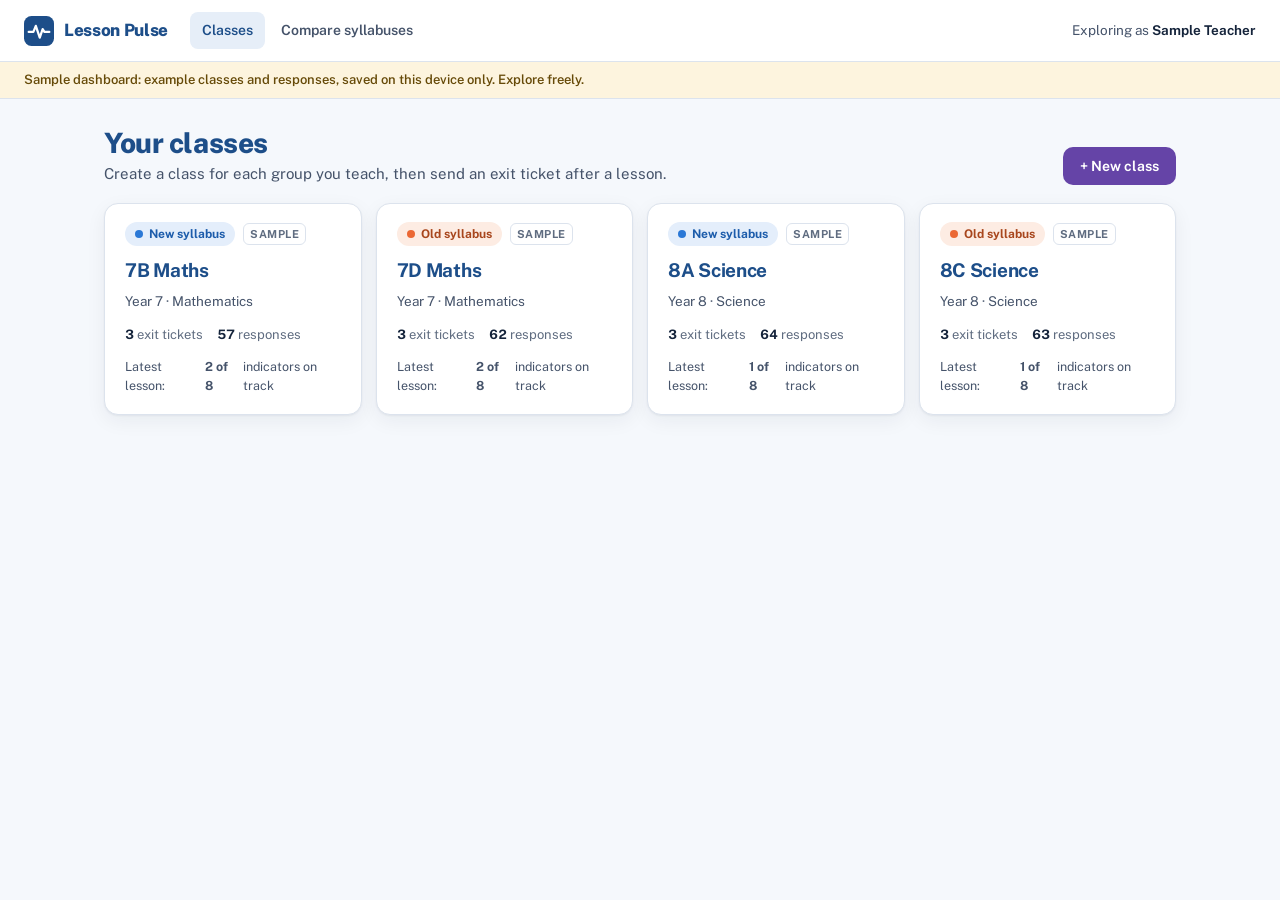
<file: index.html>
<!DOCTYPE html>
<html lang="en-AU">
<head>
<meta charset="UTF-8">
<meta name="viewport" content="width=device-width, initial-scale=1.0">
<title>Lesson Pulse</title>
<meta name="description" content="Evidence-based exit tickets that help teachers evaluate their teaching, lesson by lesson.">
<link rel="preconnect" href="https://fonts.googleapis.com">
<link rel="preconnect" href="https://fonts.gstatic.com" crossorigin>
<link rel="stylesheet" href="https://fonts.googleapis.com/css2?family=Public+Sans:wght@400;500;600;700;800&family=IBM+Plex+Mono:wght@500&display=swap">
<link rel="stylesheet" href="./styles.css">
</head>
<body>
<div id="app"><div class="loading">Loading Lesson Pulse…</div></div>
<div class="toast" id="toast" role="status" aria-live="polite"></div>
<div class="tooltip" id="tooltip"></div>
<script src="./qrcode.js"></script>
<script type="module" src="./app.js"></script>
</body>
</html>
</file>
<file: styles.css>
/* ============================================================
   TOKENS — light is the base; dark redefines tokens only
   ============================================================ */
:root {
  color-scheme: light;
  --bg: #f5f8fc;
  --surface: #ffffff;
  --surface-2: #ebf0f7;
  --ink: #14233a;
  --ink-2: #45536a;
  --ink-3: #5f6c80;
  --line: #dce3ed;
  /* Modern Education palette. Navy is shared branding (logo, headings,
     navigation); teacher screens use purple accents, the student exit
     ticket uses teal (.stu swaps --accent*), gold is for highlights. */
  --brand: #1d4e89;
  --brand-ink: #ffffff;
  --brand-text: #1d4e89;
  --brand-tint: #e6eef8;
  --teacher: #6544a7; --teacher-hover: #553893; --teacher-text: #6544a7; --teacher-tint: #efeaf8;
  --student: #007a78; --student-hover: #006361; --student-text: #006d6b; --student-tint: #e1f2f1;
  --accent: var(--teacher); --accent-hover: var(--teacher-hover); --accent-text: var(--teacher-text); --accent-tint: var(--teacher-tint);
  --accent-ink: #ffffff;
  --gold: #f3c86a; --gold-tint: #fdf4de; --gold-ink: #664a08;
  --focus: var(--accent-text);
  --new: #2a78d6;
  --old: #eb6834;
  --new-tint: #e4eefb;
  --old-tint: #fdece3;
  --new-ink: #1c5cab;
  --old-ink: #a8461d;
  --ord-1: #86b6ef;
  --ord-2: #5598e7;
  --ord-3: #2a78d6;
  --ord-4: #1c5cab;
  --ord-ink-1: #0f1d33;
  --ord-ink-4: #ffffff;
  --div-lo: #2a78d6;
  --div-mid: #cfd5de;
  --div-hi: #e34948;
  --good: #0ca30c;
  --good-ink: #006300;
  --good-bg: #e5f4e5;
  --warn: #fab219;
  --warn-ink: #7a5200;
  --warn-bg: #fff3d1;
  --crit: #d03b3b;
  --crit-ink: #a82424;
  --crit-bg: #fbe5e5;
  --shadow: 0 1px 2px rgba(15,29,51,.05), 0 6px 20px rgba(15,29,51,.06);
  --radius: 14px;
  --font: "Public Sans", system-ui, -apple-system, "Segoe UI", Roboto, sans-serif;
  --mono: "IBM Plex Mono", ui-monospace, "SF Mono", Menlo, Consolas, monospace;
}
@media (prefers-color-scheme: dark) {
  :root:not([data-theme="light"]) {
    color-scheme: dark;
    --bg: #0b1220; --surface: #131c2b; --surface-2: #1b2638;
    --ink: #edf2f8; --ink-2: #b3bfce; --ink-3: #8d99ab; --line: #27344a;
    --brand: #2c64a8; --brand-ink: #ffffff; --brand-text: #a9c7ec; --brand-tint: #172b47;
    --teacher: #7a58c4; --teacher-hover: #6a49b3; --teacher-text: #bca8ee; --teacher-tint: #2e2550;
    --student: #007a78; --student-hover: #006966; --student-text: #4fc3be; --student-tint: #114443;
    --gold-tint: #2a220e; --gold-ink: #f3c86a;
    --new: #3987e5; --old: #d95926; --new-tint: #14263e; --old-tint: #35200f;
    --new-ink: #8dbcf2; --old-ink: #f0a37f;
    --ord-1: #184f95; --ord-2: #256abf; --ord-3: #3987e5; --ord-4: #6da7ec; --ord-ink-1: #ffffff; --ord-ink-4: #0b1119;
    --div-lo: #3987e5; --div-mid: #3a4452; --div-hi: #e66767;
    --good-ink: #5fd35f; --good-bg: #11291a;
    --warn-ink: #fbc54d; --warn-bg: #2e250c;
    --crit-ink: #ff8a8a; --crit-bg: #331617;
    --shadow: none;
  }
}
:root[data-theme="dark"] {
  color-scheme: dark;
  --bg: #0b1220; --surface: #131c2b; --surface-2: #1b2638;
  --ink: #edf2f8; --ink-2: #b3bfce; --ink-3: #8d99ab; --line: #27344a;
  --brand: #2c64a8; --brand-ink: #ffffff; --brand-text: #a9c7ec; --brand-tint: #172b47;
  --teacher: #7a58c4; --teacher-hover: #6a49b3; --teacher-text: #bca8ee; --teacher-tint: #2e2550;
  --student: #007a78; --student-hover: #006966; --student-text: #4fc3be; --student-tint: #114443;
  --gold-tint: #2a220e; --gold-ink: #f3c86a;
  --new: #3987e5; --old: #d95926; --new-tint: #14263e; --old-tint: #35200f;
  --new-ink: #8dbcf2; --old-ink: #f0a37f;
  --ord-1: #184f95; --ord-2: #256abf; --ord-3: #3987e5; --ord-4: #6da7ec; --ord-ink-1: #ffffff; --ord-ink-4: #0b1119;
  --div-lo: #3987e5; --div-mid: #3a4452; --div-hi: #e66767;
  --good-ink: #5fd35f; --good-bg: #11291a;
  --warn-ink: #fbc54d; --warn-bg: #2e250c;
  --crit-ink: #ff8a8a; --crit-bg: #331617;
  --shadow: none;
}

/* ============================================================
   BASE
   ============================================================ */
* { box-sizing: border-box; margin: 0; padding: 0; }
html { -webkit-text-size-adjust: 100%; }
body {
  font-family: var(--font); font-size: 15px; line-height: 1.5;
  background: var(--bg); color: var(--ink);
  min-height: 100vh;
}
h1, h2, h3 { text-wrap: balance; letter-spacing: -0.015em; color: var(--brand-text); }
::selection { background: var(--gold); color: #14233a; }
h1 { font-size: 28px; font-weight: 800; line-height: 1.15; }
h2 { font-size: 17px; font-weight: 700; }
h3 { font-size: 16px; font-weight: 700; }
a { color: inherit; }
button, input, select, textarea { font: inherit; color: inherit; }
:focus-visible { outline: 2.5px solid var(--focus); outline-offset: 2px; border-radius: 6px; }
.hidden { display: none !important; }
.sr { position: absolute; width: 1px; height: 1px; overflow: hidden; clip: rect(0 0 0 0); white-space: nowrap; }
@media (prefers-reduced-motion: reduce) { * { transition: none !important; animation: none !important; } }

/* ---------- buttons ---------- */
.btn {
  display: inline-flex; align-items: center; justify-content: center; gap: 6px;
  font-size: 14px; font-weight: 650; line-height: 1; white-space: nowrap;
  border-radius: 10px; padding: 11px 16px; border: 1.5px solid transparent;
  cursor: pointer; text-decoration: none; transition: background .12s, border-color .12s;
}
.btn.primary { background: var(--accent); color: var(--accent-ink); }
.btn.primary:hover { background: var(--accent-hover); }
.btn.ghost { background: var(--surface); border-color: var(--line); color: var(--ink); }
.btn.ghost:hover { border-color: var(--accent-text); }
.btn.danger-ghost { background: transparent; border-color: var(--line); color: var(--crit-ink); }
.btn.danger-ghost:hover { border-color: var(--crit); }
.btn.sm { font-size: 13px; padding: 8px 12px; }
.btn.wide { width: 100%; }
.btn[disabled] { opacity: .55; cursor: progress; }
.link-btn { background: none; border: 0; color: var(--accent-text); font-weight: 600; font-size: 13.5px; cursor: pointer; padding: 2px 0; text-decoration: underline; text-underline-offset: 3px; }

/* ---------- surfaces ---------- */
.card { background: var(--surface); border: 1px solid var(--line); border-radius: var(--radius); box-shadow: var(--shadow); }
section.card, .form-card { padding: 20px 22px; }
.card-head { display: flex; align-items: baseline; gap: 12px; flex-wrap: wrap; margin-bottom: 4px; }
.card-head .spacer { flex: 1; }
.card-sub { font-size: 13px; color: var(--ink-3); margin-bottom: 12px; max-width: 70ch; }
.scroll-x { overflow-x: auto; }

/* ---------- top bar ---------- */
.topbar {
  display: flex; align-items: center; gap: 22px; flex-wrap: wrap;
  padding: 12px 24px; background: var(--surface); border-bottom: 1px solid var(--line);
  position: sticky; top: 0; z-index: 30;
}
.brand { display: flex; align-items: center; gap: 10px; text-decoration: none; font-weight: 800; font-size: 17px; letter-spacing: -0.02em; color: var(--brand-text); }
.logo { width: 30px; height: 30px; flex: none; }
.nav { display: flex; gap: 4px; }
.nav a { text-decoration: none; font-size: 14px; font-weight: 600; color: var(--ink-2); padding: 8px 12px; border-radius: 8px; }
.nav a:hover { background: var(--surface-2); }
.nav a.on { color: var(--brand-text); background: var(--brand-tint); }
.who { margin-left: auto; display: flex; align-items: center; gap: 12px; font-size: 13.5px; color: var(--ink-2); }
.who b { color: var(--ink); font-weight: 650; }
.demo-bar {
  background: var(--gold-tint); color: var(--gold-ink); font-size: 13px; font-weight: 550;
  padding: 8px 24px; border-bottom: 1px solid var(--line);
}

/* ---------- page ---------- */
.page { max-width: 1120px; margin: 0 auto; padding: 28px 24px 64px; display: flex; flex-direction: column; gap: 18px; }
.page.full { max-width: none; padding-left: 32px; padding-right: 32px; } /* live demo ticket, shown on a projector */
.page.full .chart svg { max-height: 240px; }
.page-head { display: flex; align-items: flex-end; gap: 16px; flex-wrap: wrap; }
.page-head > div:first-child { flex: 1; min-width: 260px; }
.page-head .sub { color: var(--ink-2); margin-top: 4px; display: flex; flex-wrap: wrap; align-items: center; gap: 8px; }
.crumbs { font-size: 13px; color: var(--ink-3); display: flex; gap: 6px; flex-wrap: wrap; }
.crumbs a { color: var(--brand-text); text-decoration: none; font-weight: 600; }
.crumbs a:hover { text-decoration: underline; }
.footer-note { font-size: 12px; color: var(--ink-3); max-width: 80ch; }

/* ---------- pills & chips ---------- */
.syl-pill { display: inline-flex; align-items: center; gap: 6px; font-size: 12px; font-weight: 700; border-radius: 999px; padding: 3px 10px; white-space: nowrap; }
.syl-pill::before { content: ""; width: 8px; height: 8px; border-radius: 50%; }
.syl-pill.new { background: var(--new-tint); color: var(--new-ink); }
.syl-pill.new::before { background: var(--new); }
.syl-pill.old { background: var(--old-tint); color: var(--old-ink); }
.syl-pill.old::before { background: var(--old); }
.tag { font-size: 11px; font-weight: 700; letter-spacing: .05em; text-transform: uppercase; color: var(--ink-3); border: 1px solid var(--line); border-radius: 6px; padding: 2px 6px; }
.tag.gold { color: var(--gold-ink); background: var(--gold-tint); border-color: var(--gold); }
.live-chip { display: inline-flex; align-items: center; gap: 6px; font-size: 12px; font-weight: 700; color: var(--good-ink); background: var(--good-bg); border-radius: 999px; padding: 3px 10px; white-space: nowrap; }
.live-chip::before { content: ""; width: 7px; height: 7px; border-radius: 50%; background: var(--good); animation: pulse 1.6s ease-in-out infinite; }
@keyframes pulse { 50% { opacity: .35; } }
.closed-chip { display: inline-flex; font-size: 12px; font-weight: 700; color: var(--ink-2); background: var(--surface-2); border-radius: 999px; padding: 3px 10px; }
.st-chip { display: inline-flex; align-items: center; gap: 5px; font-size: 11.5px; font-weight: 750; border-radius: 999px; padding: 2px 9px 2px 3px; }
.st-chip i { font-style: normal; width: 16px; height: 16px; border-radius: 50%; display: grid; place-items: center; font-size: 10px; color: #fff; }
.st-on { color: var(--good-ink); background: var(--good-bg); } .st-on i { background: var(--good); }
.st-monitor { color: var(--warn-ink); background: var(--warn-bg); } .st-monitor i { background: var(--warn); color: #3a2a00; }
.st-act { color: var(--crit-ink); background: var(--crit-bg); } .st-act i { background: var(--crit); }
.st-none { color: var(--ink-3); background: var(--surface-2); } .st-none i { background: var(--ink-3); }

/* ---------- forms ---------- */
.form-card h2 { margin-bottom: 14px; }
.fields { display: grid; grid-template-columns: 2fr 1fr 2fr; gap: 14px; }
.fld { display: flex; flex-direction: column; gap: 6px; font-size: 13px; font-weight: 650; color: var(--ink-2); }
.fld em { font-style: normal; font-weight: 500; color: var(--ink-3); }
.fld input, .fld select {
  font-size: 15px; font-weight: 500; color: var(--ink); background: var(--bg);
  border: 1.5px solid var(--line); border-radius: 10px; padding: 10px 12px; width: 100%;
}
.fld input:focus, .fld select:focus { outline: none; border-color: var(--focus); }
.syl { border: 0; margin-top: 16px; }
.syl legend { font-size: 13px; font-weight: 650; color: var(--ink-2); margin-bottom: 8px; }
.syl-opts { display: grid; grid-template-columns: 1fr 1fr; gap: 10px; }
.syl-opt { display: flex; gap: 10px; align-items: flex-start; border: 1.5px solid var(--line); border-radius: 12px; padding: 12px 14px; cursor: pointer; background: var(--bg); }
.syl-opt input { margin-top: 3px; accent-color: var(--accent); width: 16px; height: 16px; flex: none; }
.syl-opt b { display: block; font-size: 14.5px; }
.syl-opt small { display: block; font-size: 12.5px; color: var(--ink-3); }
.syl-opt:has(input:checked) { border-color: var(--accent); background: var(--surface); }
.form-actions { display: flex; justify-content: flex-end; gap: 10px; margin-top: 18px; flex-wrap: wrap; }
.demo-opt { margin-top: 14px; }
.hint { font-size: 12.5px; color: var(--ink-3); margin-top: 10px; }
.err-msg { color: var(--crit-ink); font-size: 13px; font-weight: 600; margin-top: 10px; min-height: 1em; }

/* ---------- auth ---------- */
.auth { max-width: 1040px; margin: 0 auto; padding: 56px 24px; display: grid; grid-template-columns: 1.15fr 1fr; gap: 48px; align-items: center; min-height: calc(100vh - 40px); }
.auth-pitch .logo { width: 48px; height: 48px; margin-bottom: 22px; }
.auth-pitch h1 { font-size: 40px; line-height: 1.08; letter-spacing: -0.03em; max-width: 14ch; }
.auth-pitch p { font-size: 17px; color: var(--ink-2); margin-top: 16px; max-width: 46ch; }
.auth-points { list-style: none; margin-top: 26px; display: flex; flex-direction: column; gap: 12px; }
.auth-points li { display: flex; gap: 10px; font-size: 14.5px; color: var(--ink-2); max-width: 50ch; }
.auth-points li::before { content: "✓"; flex: none; width: 22px; height: 22px; border-radius: 50%; background: var(--accent-tint); color: var(--accent-text); font-size: 12px; font-weight: 800; display: grid; place-items: center; }
.auth-card { padding: 26px; }
.seg { display: grid; grid-template-columns: 1fr 1fr; gap: 4px; background: var(--surface-2); border-radius: 10px; padding: 4px; margin-bottom: 20px; }
.seg button { border: 0; background: transparent; font-size: 14px; font-weight: 650; color: var(--ink-2); padding: 9px; border-radius: 7px; cursor: pointer; }
.seg button.on { background: var(--surface); color: var(--accent-text); box-shadow: 0 1px 3px rgba(15,29,51,.12); }
.auth-form { display: flex; flex-direction: column; gap: 14px; }
.auth-foot { margin-top: 14px; display: flex; justify-content: space-between; align-items: center; gap: 10px; flex-wrap: wrap; font-size: 12.5px; color: var(--ink-3); }

/* ---------- classes ---------- */
.class-grid { display: grid; grid-template-columns: repeat(auto-fill, minmax(250px, 1fr)); gap: 14px; }
.class-card { padding: 18px 20px; text-decoration: none; display: flex; flex-direction: column; gap: 6px; transition: border-color .12s, transform .12s; }
.class-card:hover { border-color: var(--accent-text); transform: translateY(-1px); }
.cc-top { display: flex; gap: 8px; align-items: center; margin-bottom: 4px; }
.class-card h3 { font-size: 19px; }
.class-card .meta { font-size: 13.5px; color: var(--ink-2); }
.cc-stats { display: flex; gap: 14px; font-size: 13px; color: var(--ink-3); margin-top: 8px; }
.cc-stats b { color: var(--ink); font-weight: 700; font-variant-numeric: tabular-nums; }
.cc-foot { margin-top: 8px; min-height: 24px; display: flex; align-items: center; gap: 8px; font-size: 12.5px; color: var(--ink-2); }
.tickets { list-style: none; }
.tickets li + li { border-top: 1px solid var(--line); }
.ticket-row { display: flex; align-items: center; gap: 14px; margin: 0 -10px; padding: 12px 10px; border-radius: 10px; text-decoration: none; color: inherit; }
.ticket-row:hover { background: var(--surface-2); }
.ticket-row:hover .t-go { text-decoration: underline; text-underline-offset: 3px; }
.t-main { flex: 1; min-width: 0; }
.t-main b { display: block; font-size: 15px; }
.t-main small { display: flex; flex-wrap: wrap; align-items: center; gap: 8px; font-size: 12.5px; color: var(--ink-3); margin-top: 3px; }
.t-go { flex: none; font-size: 13.5px; font-weight: 650; color: var(--accent-text); }
.empty { text-align: center; padding: 48px 24px; }
.empty h2 { font-size: 20px; }
.empty p { color: var(--ink-2); margin: 8px auto 20px; max-width: 52ch; }
.empty .row { display: flex; gap: 10px; justify-content: center; flex-wrap: wrap; }

/* ---------- heat table ---------- */
table.heat { width: 100%; border-collapse: separate; border-spacing: 3px; font-size: 13px; min-width: 860px; }
table.heat th { font-size: 11.5px; font-weight: 700; color: var(--ink-3); text-align: center; padding: 6px 4px; vertical-align: bottom; line-height: 1.2; }
table.heat th.l, table.heat td.l { text-align: left; }
table.heat td { padding: 8px 6px; text-align: center; border-radius: 7px; font-weight: 700; font-variant-numeric: tabular-nums; }
table.heat td.l { font-weight: 500; padding-left: 4px; }
table.heat td.l a { font-weight: 700; color: var(--ink); text-decoration: none; }
table.heat td.l a:hover { text-decoration: underline; }
table.heat td.l small { display: block; color: var(--ink-3); font-size: 12px; font-weight: 500; margin-top: 2px; }
table.heat td.n { color: var(--ink-2); font-weight: 600; }
table.heat td.st-on, table.heat td.st-monitor, table.heat td.st-act, table.heat td.st-none { font-size: 12.5px; }
table.heat td .g { font-size: 9.5px; margin-right: 3px; opacity: .9; }

/* ---------- lesson: share panel ---------- */
.share { display: grid; grid-template-columns: 168px 1fr; gap: 24px; align-items: center; }
.qr { background: #fff; border-radius: 12px; padding: 10px; border: 1px solid var(--line); }
.qr svg { display: block; width: 100%; height: auto; }
.share h2 { margin: 6px 0 4px; font-size: 19px; }
.share p { color: var(--ink-2); font-size: 14px; }
.share-status { display: flex; gap: 10px; align-items: center; font-size: 13px; color: var(--ink-2); font-weight: 600; }
.link-row { display: flex; gap: 8px; margin-top: 14px; }
.link-row input { flex: 1; min-width: 0; font-family: var(--mono); font-size: 13px; background: var(--bg); border: 1.5px solid var(--line); border-radius: 10px; padding: 10px 12px; color: var(--ink); }
.share-actions { display: flex; gap: 8px; margin-top: 10px; flex-wrap: wrap; }
.share.closed { display: flex; gap: 12px; align-items: center; grid-template-columns: none; color: var(--ink-2); font-size: 14px; padding: 14px 20px; }
.intent { margin-top: 10px; font-size: 14.5px; color: var(--ink); background: var(--surface-2); border-radius: 10px; padding: 10px 14px; max-width: 75ch; }
.intent span { display: block; font-size: 11px; font-weight: 750; letter-spacing: .07em; text-transform: uppercase; color: var(--ink-3); margin-bottom: 2px; }

/* ---------- lesson: indicators ---------- */
.hero-row { display: grid; grid-template-columns: 220px 1fr; gap: 14px; }
.hero { padding: 22px; display: flex; flex-direction: column; justify-content: center; }
.hero-num { font-size: 64px; font-weight: 800; line-height: 1; letter-spacing: -0.04em; }
.hero-num span { font-size: 26px; font-weight: 700; color: var(--ink-3); letter-spacing: 0; margin-left: 4px; }
.hero-lbl { font-size: 14px; font-weight: 650; color: var(--ink-2); margin-top: 6px; }
.hero-meta { margin-top: 14px; display: flex; gap: 8px; align-items: center; flex-wrap: wrap; font-size: 13px; color: var(--ink-3); }
.ind-grid { display: grid; grid-template-columns: repeat(4, 1fr); gap: 10px; }
.ind { padding: 14px 15px 13px; display: flex; flex-direction: column; gap: 4px; background: var(--surface); border: 1px solid var(--line); border-radius: 12px; }
.ind-name { font-size: 13px; font-weight: 650; color: var(--ink-2); margin-top: 6px; min-height: 2.4em; line-height: 1.25; }
.ind-pct { font-size: 28px; font-weight: 800; letter-spacing: -0.02em; line-height: 1.05; }
.ind-pct small { font-size: 14px; color: var(--ink-3); font-weight: 650; }
.meter { height: 6px; background: var(--surface-2); border-radius: 3px; overflow: hidden; margin-top: 4px; }
.meter span { display: block; height: 100%; border-radius: 3px; }
.meter .f-on { background: var(--good); } .meter .f-monitor { background: var(--warn); } .meter .f-act { background: var(--crit); }
.ind-n { font-size: 11.5px; color: var(--ink-3); margin-top: 2px; font-variant-numeric: tabular-nums; }
.two-col { display: grid; grid-template-columns: 1fr 1fr; gap: 14px; }
.chart svg { display: block; width: 100%; height: auto; }
.stack { display: flex; gap: 2px; height: 34px; border-radius: 7px; overflow: hidden; margin-bottom: 4px; }
.stack.empty { background: var(--surface-2); }
.stack span { display: flex; align-items: center; justify-content: center; min-width: 3px; font-size: 12.5px; font-weight: 750; font-variant-numeric: tabular-nums; cursor: default; }
.stack span:focus-visible { outline-offset: -3px; }
.legend { display: flex; flex-wrap: wrap; gap: 6px 16px; font-size: 12.5px; color: var(--ink-2); margin: 4px 0 8px; }
.legend span { display: inline-flex; align-items: center; gap: 6px; }
.legend i { width: 10px; height: 10px; border-radius: 3px; display: inline-block; }
.flag { margin-top: 10px; font-size: 13.5px; color: var(--ink-2); background: var(--gold-tint); box-shadow: inset 3px 0 0 var(--gold); border-radius: 10px; padding: 10px 12px; }
.flag b { color: var(--ink); }
.sub-h { font-size: 12px; font-weight: 750; letter-spacing: .06em; text-transform: uppercase; color: var(--ink-3); margin: 14px 0 2px; }
.steps { list-style: none; display: flex; flex-direction: column; }
.steps li { padding: 12px 0; border-bottom: 1px solid var(--line); }
.steps li:last-child { border-bottom: 0; }
.steps b { display: block; font-size: 14.5px; }
.steps p { font-size: 13.5px; color: var(--ink-2); margin-top: 2px; }
.steps small { display: inline-block; font-size: 11.5px; font-weight: 650; color: var(--brand-text); margin-top: 4px; }
.unsure { list-style: none; }
.unsure li { display: flex; gap: 10px; align-items: baseline; padding: 9px 0; border-bottom: 1px solid var(--line); font-size: 14px; color: var(--ink-2); }
.unsure li:last-child { border-bottom: 0; }
.count { flex: none; font-size: 12px; font-weight: 750; color: var(--accent-text); background: var(--accent-tint); border-radius: 999px; padding: 1px 9px; font-variant-numeric: tabular-nums; }
.waiting { text-align: center; padding: 40px 24px; }
.waiting h2 { font-size: 20px; }
.waiting p { color: var(--ink-2); margin-top: 6px; }
details.about summary { cursor: pointer; font-weight: 700; font-size: 15px; list-style: none; display: flex; align-items: center; gap: 8px; }
details.about summary::before { content: "▸"; color: var(--ink-3); transition: transform .15s; }
details.about[open] summary::before { transform: rotate(90deg); }
details.about summary::-webkit-details-marker { display: none; }
table.dv { width: 100%; border-collapse: collapse; font-size: 13px; margin-top: 12px; }
table.dv th { text-align: left; font-size: 12px; font-weight: 700; color: var(--ink-3); padding: 8px; border-bottom: 1px solid var(--line); }
table.dv td { padding: 9px 8px; border-bottom: 1px solid var(--line); color: var(--ink-2); vertical-align: top; }
table.dv td.num, table.dv th.num { text-align: right; font-variant-numeric: tabular-nums; }
table.dv td.num { color: var(--ink); font-weight: 600; }
table.dv td b { color: var(--ink); }

/* ---------- compare ---------- */
.filter-row { display: flex; gap: 14px; align-items: flex-end; flex-wrap: wrap; }
.filter-row .fld { min-width: 180px; }
.cmp-tiles { display: grid; grid-template-columns: 1fr 1fr; gap: 14px; }
.cmp-tile { padding: 18px 20px; display: grid; grid-template-columns: 1fr auto; gap: 4px 16px; align-items: end; }
.cmp-tile .big { font-size: 40px; font-weight: 800; letter-spacing: -0.03em; line-height: 1; }
.cmp-tile .big small { font-size: 18px; color: var(--ink-3); font-weight: 700; }
.cmp-tile .lbl { font-size: 13px; color: var(--ink-2); font-weight: 600; }
.cmp-tile .counts { grid-column: 1 / -1; display: flex; gap: 14px; font-size: 13px; color: var(--ink-3); margin-top: 10px; }
.cmp-tile .counts b { color: var(--ink); font-variant-numeric: tabular-nums; }
.caveat { font-size: 13px; color: var(--ink-2); background: var(--surface-2); border-radius: 12px; padding: 14px 16px; max-width: 90ch; }
.caveat b { color: var(--ink); }
.toggle { margin-left: auto; font-size: 12px; font-weight: 650; color: var(--ink-2); background: transparent; border: 1px solid var(--line); border-radius: 8px; padding: 4px 10px; cursor: pointer; }
.toggle:hover { border-color: var(--accent-text); }

/* ---------- projector modal ---------- */
.modal { position: fixed; inset: 0; z-index: 60; background: rgba(8,14,24,.82); display: grid; place-items: center; padding: 24px; }
.modal-box { background: var(--surface); border-radius: 20px; padding: 32px; max-width: 640px; width: 100%; text-align: center; position: relative; }
.modal-box .qr { width: min(420px, 70vw); margin: 18px auto; padding: 16px; }
.modal-box h2 { font-size: 26px; }
.modal-box .m-url { font-family: var(--mono); font-size: 14px; color: var(--ink-2); word-break: break-all; }
.modal-box .m-count { font-size: 15px; font-weight: 700; margin-top: 12px; display: flex; gap: 10px; justify-content: center; align-items: center; flex-wrap: wrap; }
.modal-close { position: absolute; top: 14px; right: 14px; }

/* ---------- student ---------- */
.stu {
  max-width: 640px; margin: 0 auto; padding: 18px 16px 56px; display: flex; flex-direction: column; gap: 12px;
  --accent: var(--student); --accent-hover: var(--student-hover); --accent-text: var(--student-text); --accent-tint: var(--student-tint);
  --focus: var(--student-text);
}
.stu-top { display: flex; align-items: center; gap: 8px; font-weight: 800; font-size: 15px; padding: 4px 2px 6px; color: var(--brand-text); }
.stu-top .logo { width: 26px; height: 26px; }
.stu-top .anon { margin-left: auto; font-size: 12px; font-weight: 650; color: var(--ink-3); }
.stu-intro { padding: 20px; }
.eyebrow { font-size: 12px; font-weight: 750; letter-spacing: .06em; text-transform: uppercase; color: var(--ink-3); }
.stu-intro h1 { font-size: 24px; margin-top: 4px; }
.stu-intro .note { font-size: 13.5px; color: var(--ink-2); margin-top: 10px; }
fieldset.q { border: 1px solid var(--line); padding: 16px 16px 18px; border-radius: var(--radius); background: var(--surface); box-shadow: var(--shadow); }
fieldset.q legend { float: left; width: 100%; font-size: 16px; font-weight: 700; line-height: 1.35; margin-bottom: 12px; display: flex; gap: 10px; }
fieldset.q legend .qn { flex: none; width: 24px; height: 24px; border-radius: 7px; background: var(--accent-tint); color: var(--accent-text); font-size: 12.5px; font-weight: 800; display: grid; place-items: center; margin-top: 1px; }
fieldset.q legend small { display: block; font-weight: 500; font-size: 13px; color: var(--ink-3); margin-top: 2px; }
fieldset.q.missing { border-color: var(--crit); }
fieldset.q.missing legend .qn { background: var(--crit-bg); color: var(--crit-ink); }
.opts { clear: both; display: grid; gap: 8px; }
.opts.four { grid-template-columns: repeat(4, 1fr); }
.opts.three { grid-template-columns: repeat(3, 1fr); }
.opt { position: relative; cursor: pointer; }
.opt input { position: absolute; opacity: 0; inset: 0; cursor: pointer; }
.opt span {
  display: flex; align-items: center; justify-content: center; text-align: center; min-height: 52px;
  font-size: 14px; font-weight: 650; color: var(--ink-2); line-height: 1.2;
  background: var(--bg); border: 1.5px solid var(--line); border-radius: 11px; padding: 8px 6px;
  transition: border-color .1s, background .1s;
}
.opt:hover span { border-color: var(--accent-text); }
.opt input:checked + span { background: var(--accent-tint); border-color: var(--accent-text); color: var(--ink); }
.opt input:focus-visible + span { outline: 2.5px solid var(--focus); outline-offset: 2px; }
fieldset.q textarea { clear: both; display: block; width: 100%; min-height: 76px; resize: vertical; font-size: 15px; background: var(--bg); border: 1.5px solid var(--line); border-radius: 11px; padding: 10px 12px; color: var(--ink); }
fieldset.q textarea:focus { outline: none; border-color: var(--focus); }
.stu-submit { display: flex; flex-direction: column; gap: 8px; margin-top: 6px; }
.stu-submit .btn { padding: 15px; font-size: 16px; }
.stu-msg { text-align: center; padding: 48px 24px; }
.stu-msg .big { width: 56px; height: 56px; border-radius: 50%; display: grid; place-items: center; margin: 0 auto 14px; font-size: 26px; font-weight: 800; }
.stu-msg .big.ok { background: var(--good-bg); color: var(--good-ink); }
.stu-msg .big.no { background: var(--surface-2); color: var(--ink-3); }
.stu-msg h1 { font-size: 22px; }
.stu-msg p { color: var(--ink-2); margin-top: 8px; }

/* ---------- response simulator ---------- */
.sim { max-width: 600px; }
.sim .card { display: flex; flex-direction: column; gap: 12px; }
.sim .card-sub { margin-bottom: 0; }
.sim-target { display: flex; flex-wrap: wrap; align-items: center; gap: 8px; font-size: 14px; color: var(--ink-2); }
.sim-target b { color: var(--ink); }
.sim-row { display: flex; align-items: flex-end; gap: 12px; flex-wrap: wrap; }
.sim-row .fld { width: 130px; }
.sim-status { font-size: 14px; font-weight: 600; color: var(--ink-2); font-variant-numeric: tabular-nums; }

/* ---------- toast & tooltip ---------- */
.toast { position: fixed; left: 50%; bottom: 24px; transform: translate(-50%, 90px); background: var(--ink); color: var(--bg); font-size: 14px; font-weight: 650; padding: 11px 20px; border-radius: 999px; z-index: 80; transition: transform .25s ease; max-width: calc(100vw - 32px); text-align: center; }
.toast.show { transform: translate(-50%, 0); }
.tooltip { position: absolute; z-index: 90; pointer-events: none; display: none; background: var(--ink); color: var(--bg); font-size: 12.5px; line-height: 1.45; border-radius: 8px; padding: 7px 10px; max-width: 240px; box-shadow: 0 6px 18px rgba(0,0,0,.2); }
.loading { display: grid; place-items: center; min-height: 60vh; color: var(--ink-3); font-weight: 600; }

/* ---------- responsive ---------- */
@media (max-width: 900px) {
  .ind-grid { grid-template-columns: repeat(2, 1fr); }
  .hero-row { grid-template-columns: 1fr; }
  .two-col, .cmp-tiles { grid-template-columns: 1fr; }
  .auth { grid-template-columns: 1fr; gap: 28px; padding: 32px 18px; min-height: 0; }
  .auth-pitch h1 { font-size: 32px; }
}
@media (max-width: 700px) {
  .topbar { padding: 10px 16px; gap: 10px; }
  .who-name { display: none; }
  .page { padding: 20px 16px 48px; }
  .fields { grid-template-columns: 1fr; }
  .syl-opts { grid-template-columns: 1fr; }
  .share { grid-template-columns: 1fr; }
  .share .qr { width: 180px; }
  .link-row { flex-direction: column; }
  h1 { font-size: 24px; }
  .demo-bar { padding: 8px 16px; }
}
@media (max-width: 420px) {
  .opts.four { grid-template-columns: repeat(2, 1fr); }
}
</file>
